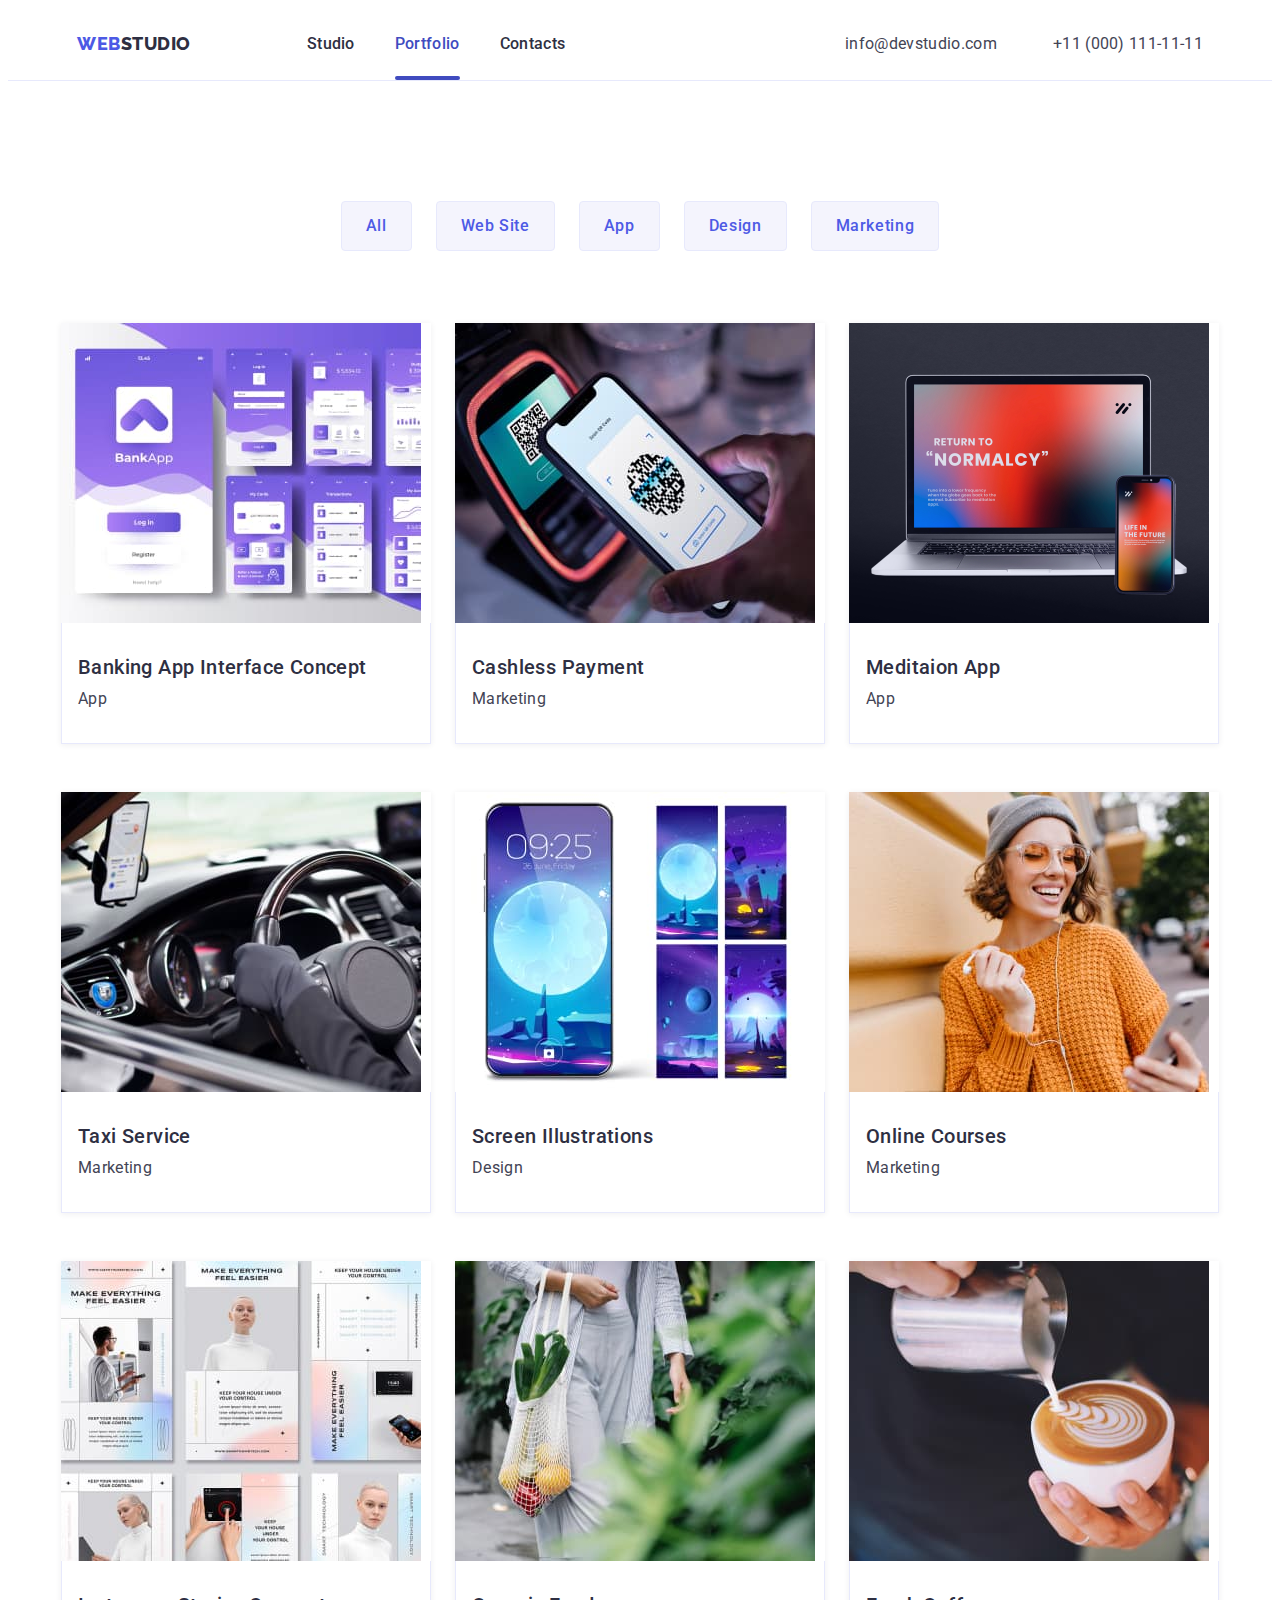
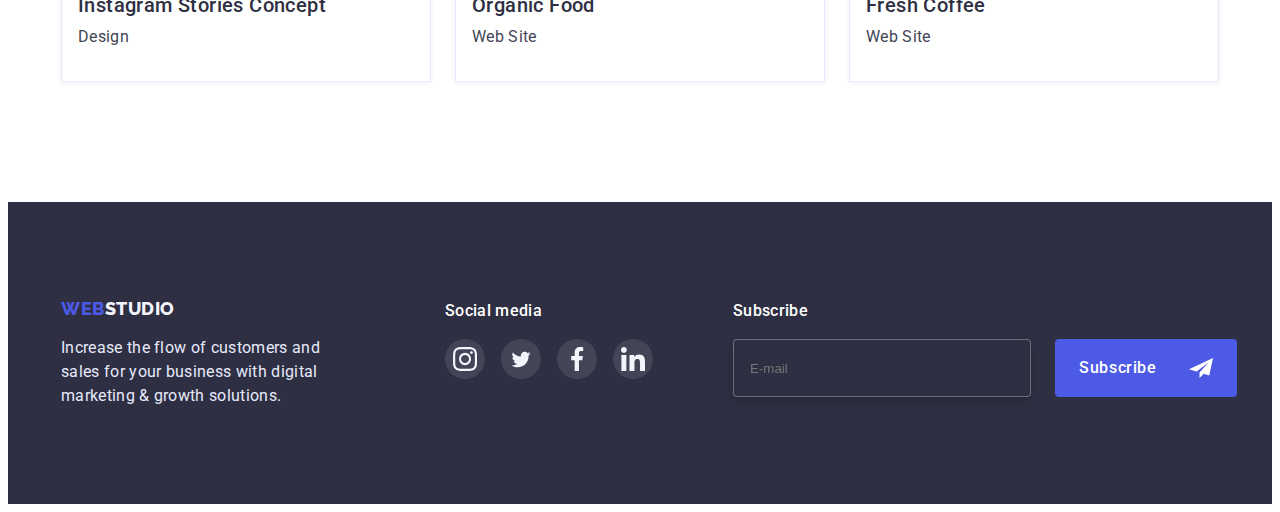
<file: portfolio.html>
<!DOCTYPE html>
<html lang="en">
  <head>
    <meta charset="UTF-8" />
    <meta http-equiv="X-UA-Compatible" content="IE=edge" />
    <meta name="viewport" content="width=device-width, initial-scale=1.0" />
    <link
      rel="stylesheet"
      href="https://cdnjs.cloudflare.com/ajax/libs/modern-normalize/1.1.0/modern-normalize.min.css"
      integrity="sha512-wpPYUAdjBVSE4KJnH1VR1HeZfpl1ub8YT/NKx4PuQ5NmX2tKuGu6U/JRp5y+Y8XG2tV+wKQpNHVUX03MfMFn9Q=="
      crossorigin="anonymous"
      referrerpolicy="no-referrer"
    />
    <link rel="preconnect" href="https://fonts.googleapis.com" />
    <link rel="preconnect" href="https://fonts.gstatic.com" crossorigin />
    <link
      href="https://fonts.googleapis.com/css2?family=Raleway:wght@800&family=Roboto:wght@400;500;700;900&display=swap"
      rel="stylesheet"
    />
    <link rel="stylesheet" href="./style/style.css" />
    <title>Document</title>
  </head>
  <body>
    <header class="header">
      <div class="container">
        <div class="container-header hedr">
          <nav class="header-nav">
            <a href="./index.html" class="logo-header"
              ><span class="logo-header-web">Web</span>Studio</a
            >
            <ul class="list-header">
              <li class="nav-list">
                <a href="./index.html" class="item-nav">Studio</a>
              </li>
              <li class="nav-list">
                <a href="./portfolio.html" class="item-nav underline"
                  >Portfolio</a
                >
              </li>
              <li class="nav-list">
                <a href="" class="item-nav">Contacts</a>
              </li>
            </ul>
          </nav>
          <address>
            <ul class="addres-header">
              <li>
                <a href="mailto:info@devstudio.com" class="tel-mail mal"
                  >info@devstudio.com</a
                >
              </li>
              <li>
                <a href="tel:+110001111111" class="tel-mail"
                  >+11 (000) 111-11-11</a
                >
              </li>
            </ul>
          </address>
        </div>
      </div>
    </header>
    <main>
      <section class="section abt">
        <div class="container">
          <h2 class="visually-hidden">Buttons</h2>
          <ul class="list-portfolio">
            <li><button type="button" class="potfolio-button">All</button></li>
            <li>
              <button type="button" class="potfolio-button">Web Site</button>
            </li>
            <li><button type="button" class="potfolio-button">App</button></li>
            <li>
              <button type="button" class="potfolio-button">Design</button>
            </li>
            <li>
              <button type="button" class="potfolio-button">Marketing</button>
            </li>
          </ul>
          <h1 class="visually-hidden">Portfolio</h1>
          <ul class="photo-about">
            <li class="portfolio-item">
              <a href="#" class="portfolio-link">
                <div class="portfolio-show">
                  <img
                    src="./images/Portfolio/banking-app.jpg"
                    alt="Banking App"
                    width="360"
                    height="300"
                  />
                  <div class="portfolio-hide">
                    <p>
                      14 Stylish and User-Friendly App Design Concepts · Task
                      Manager App · Calorie Tracker App · Exotic Fruit Ecommerce
                      App · Cloud Storage App
                    </p>
                  </div>
                </div>
                <div class="portfolio-content">
                  <h3 class="title-porfolio">Banking App Interface Concept</h3>
                  <p class="portfolio-sub">App</p>
                </div>
              </a>
            </li>
            <li class="portfolio-item">
              <a href="#" class="portfolio-link">
                <div class="portfolio-show">
                  <img
                    src="./images/Portfolio/cashless-pay.jpg"
                    alt="Cashless Payment"
                    width="360"
                    height="300"
                  />
                  <div class="portfolio-hide">
                    <p>
                      14 Stylish and User-Friendly App Design Concepts · Task
                      Manager App · Calorie Tracker App · Exotic Fruit Ecommerce
                      App · Cloud Storage App
                    </p>
                  </div>
                </div>
                <div class="portfolio-content">
                  <h3 class="title-porfolio">Cashless Payment</h3>
                  <p class="portfolio-sub">Marketing</p>
                </div>
              </a>
            </li>
            <li class="portfolio-item">
              <a href="#" class="portfolio-link">
                <div class="portfolio-show">
                  <img
                    src="./images/Portfolio/mediataion-app.jpg"
                    alt="Macbook"
                    width="360"
                    height="300"
                  />
                  <div class="portfolio-hide">
                    <p>
                      14 Stylish and User-Friendly App Design Concepts · Task
                      Manager App · Calorie Tracker App · Exotic Fruit Ecommerce
                      App · Cloud Storage App
                    </p>
                  </div>
                </div>
                <div class="portfolio-content">
                  <h3 class="title-porfolio">Meditaion App</h3>
                  <p class="portfolio-sub">App</p>
                </div>
              </a>
            </li>
            <li class="portfolio-item">
              <a href="#" class="portfolio-link">
                <div class="portfolio-show">
                  <img
                    src="./images/Portfolio/taxi-service.jpg"
                    alt="Taxi"
                    width="360"
                    height="300"
                  />
                  <div class="portfolio-hide">
                    <p>
                      14 Stylish and User-Friendly App Design Concepts · Task
                      Manager App · Calorie Tracker App · Exotic Fruit Ecommerce
                      App · Cloud Storage App
                    </p>
                  </div>
                </div>
                <div class="portfolio-content">
                  <h3 class="title-porfolio">Taxi Service</h3>
                  <p class="portfolio-sub">Marketing</p>
                </div>
              </a>
            </li>
            <li class="portfolio-item">
              <a href="#" class="portfolio-link">
                <div class="portfolio-show">
                  <img
                    src="./images/Portfolio/screen-ill.jpg"
                    alt="Lockscreen"
                    width="360"
                    height="300"
                  />
                  <div class="portfolio-hide">
                    <p>
                      14 Stylish and User-Friendly App Design Concepts · Task
                      Manager App · Calorie Tracker App · Exotic Fruit Ecommerce
                      App · Cloud Storage App
                    </p>
                  </div>
                </div>
                <div class="portfolio-content">
                  <h3 class="title-porfolio">Screen Illustrations</h3>
                  <p class="portfolio-sub">Design</p>
                </div>
              </a>
            </li>
            <li class="portfolio-item">
              <a href="#" class="portfolio-link">
                <div class="portfolio-show">
                  <img
                    src="./images/Portfolio/online-courses.jpg"
                    alt="Courses"
                    width="360"
                    height="300"
                  />
                  <div class="portfolio-hide">
                    <p>
                      14 Stylish and User-Friendly App Design Concepts · Task
                      Manager App · Calorie Tracker App · Exotic Fruit Ecommerce
                      App · Cloud Storage App
                    </p>
                  </div>
                </div>
                <div class="portfolio-content">
                  <h3 class="title-porfolio">Online Courses</h3>
                  <p class="portfolio-sub">Marketing</p>
                </div>
              </a>
            </li>
            <li class="portfolio-item">
              <a href="#" class="portfolio-link">
                <div class="portfolio-show">
                  <img
                    src="./images/Portfolio/intsgtam-stories.jpg"
                    alt="intsgtam stories"
                    width="360"
                    height="300"
                  />
                  <div class="portfolio-hide">
                    <p>
                      14 Stylish and User-Friendly App Design Concepts · Task
                      Manager App · Calorie Tracker App · Exotic Fruit Ecommerce
                      App · Cloud Storage App
                    </p>
                  </div>
                </div>
                <div class="portfolio-content">
                  <h3 class="title-porfolio">Instagram Stories Concept</h3>
                  <p class="portfolio-sub">Design</p>
                </div>
              </a>
            </li>
            <li class="portfolio-item">
              <a href="#" class="portfolio-link">
                <div class="portfolio-show">
                  <img
                    src="./images/Portfolio/organic-food.jpg"
                    alt="Food"
                    width="360"
                    height="300"
                  />
                  <div class="portfolio-hide">
                    <p>
                      14 Stylish and User-Friendly App Design Concepts · Task
                      Manager App · Calorie Tracker App · Exotic Fruit Ecommerce
                      App · Cloud Storage App
                    </p>
                  </div>
                </div>
                <div class="portfolio-content">
                  <h3 class="title-porfolio">Organic Food</h3>
                  <p class="portfolio-sub">Web Site</p>
                </div>
              </a>
            </li>
            <li class="portfolio-item">
              <a href="#" class="portfolio-link">
                <div class="portfolio-show">
                  <img
                    src="./images/Portfolio/fresh-coffe.jpg"
                    alt="Coffe"
                    width="360"
                    height="300"
                  />
                  <div class="portfolio-hide">
                    <p>
                      14 Stylish and User-Friendly App Design Concepts · Task
                      Manager App · Calorie Tracker App · Exotic Fruit Ecommerce
                      App · Cloud Storage App
                    </p>
                  </div>
                </div>
                <div class="portfolio-content">
                  <h3 class="title-porfolio">Fresh Coffee</h3>
                  <p class="portfolio-sub">Web Site</p>
                </div>
              </a>
            </li>
          </ul>
        </div>
      </section>
    </main>
    <footer class="footer">
      <div class="container footer-container">
        <div class="up-footer">
          <a href="./index.html" class="logo-footer"
            ><span class="logo-footer-foot">Web</span>Studio</a
          >
          <p class="footer-text">
            Increase the flow of customers and sales for your business with
            digital marketing & growth solutions.
          </p>
        </div>
        <div class="social-media-footer">
          <p class="footer-media">Social media</p>
          <ul class="footer-list">
            <li class="footer-item">
              <a href="#" class="footer-link">
                <svg class="footer-icon" width="24" height="24">
                  <use href="./images/symbols-defs.svg#icon-instagram"></use>
                </svg>
              </a>
            </li>
            <li class="footer-item">
              <a href="#" class="footer-link">
                <svg class="footer-icon" width="24" height="19">
                  <use href="./images/symbols-defs.svg#icon-twitter"></use>
                </svg>
              </a>
            </li>
            <li class="footer-item">
              <a href="#" class="footer-link">
                <svg class="footer-icon" width="24" height="24">
                  <use href="./images/symbols-defs.svg#icon-facebook"></use>
                </svg>
              </a>
            </li>
            <li class="footer-item">
              <a href="#" class="footer-link">
                <svg class="footer-icon" width="24" height="24">
                  <use href="./images/symbols-defs.svg#icon-linkedin"></use>
                </svg>
              </a>
            </li>
          </ul>
        </div>
        <div class="footer-container-form">
          <p class="text-footer">Subscribe</p>
          <form class="subscribe" autocomplete="on">
            <input type="email" class="input-footer" placeholder="E-mail" />
            <button type="submit" class="form-footer-button">
              Subscribe
              <svg class="subscribe-icon">
                <use href="./images/symbols-defs.svg#icon-telegram"></use>
              </svg>
            </button>
          </form>
        </div>
      </div>
      <div class="backdrop is-hidden" data-modal>
        <div class="modal">
          <form class="form">
            <p class="form-title">
              Leave your contacts and we will call you back
            </p>
            <label class="modal-form-item">
              <span class="modal-label-text label-name">Name</span>
              <input type="text" name="name" class="modal-input" />
              <svg class="modal-input-icon">
                <use href="./images/symbols-defs.svg#icon-person"></use>
              </svg>
            </label>
            <label class="modal-form-item">
              <span class="modal-label-text">Phone</span>
              <input type="tel" name="tel" class="modal-input" />
              <svg class="modal-input-icon">
                <use href="./images/symbols-defs.svg#icon-phone"></use>
              </svg>
            </label>
            <label class="modal-form-item">
              <span class="modal-label-text">Email</span>
              <input type="email" name="mail" class="modal-input" />
              <svg class="modal-input-icon">
                <use href="./images/symbols-defs.svg#icon-email"></use>
              </svg>
            </label>
            <label class="modal-form-item text-area">
              <span class="modal-label-text">Comment</span>
              <textarea
                name="comment"
                class="modal-input modal-textarea"
                placeholder="Text input"
              ></textarea>
            </label>
            <input
              type="checkbox"
              id="user-policy"
              class="modal-form-check visually-hidden"
              name="user-policy"
            />
            <label for="user-policy" class="modal-form-check-desk"
              >I accept the terms and conditions of the&nbsp;<a
                href="#"
                class="link-form"
              >
                Privacy Policy</a
              ></label
            >
            <button type="submit" class="button-form">Send</button>
          </form>
          <button class="modal-button" data-modal-close>
            <svg class="icon-modal">
              <use href="./images/symbols-defs.svg#icon-close"></use>
            </svg>
          </button>
        </div>
      </div>
    </footer>
  </body>
</html>
</file>
<file: style/style.css>
body {
  background-color: #fff;
  font-family: 'Roboto', sans-serif;
  font-weight: 400;
  font-style: normal;
  letter-spacing: 0.02em;
  line-height: 1.5;
  font-size: 16px;
}
:root {
  --primary-brand: #4d5ae5;
  --pressed-state: #404bbf;
  --dark: #2e2f42;
  --success: #31d0aa;
  --text: #434455;
  --subtle-text: #8e8f99;
  --accent: #e7e9fc;
  --light: #f4f4fd;
  --white: #ffffff;
  --main-gap: 24px;
  --second-gap: 48px;
}
h1,
h2,
h3,
h4,
h5,
h6,
p {
  margin: 0;
}
ul {
  margin: 0;
  padding: 0;
}
img {
  display: block;
  max-width: 100%;
  height: auto;
}
textarea {
  resize: none;
}
a,
li {
  list-style-type: none;
  text-decoration: none;
}
.section {
  padding-top: 96px;
  padding-bottom: 96px;
}
.title {
  margin-bottom: 72px;
}
.header {
  border-bottom: 1px solid #e7e9fc;
}
.abt {
  padding-top: 96px;
}
.container {
  max-width: 428px;
  padding-left: 16px;
  padding-right: 16px;
  margin-left: auto;
  margin-right: auto;
}
@media screen and (min-width: 768px) {
  .container {
    max-width: 768px;
  }
}

@media screen and (min-width: 1200px) {
  .container {
    max-width: 1158px;
  }
  .section {
    padding-top: 120px;
    padding-bottom: 120px;
  }
}

.container-header {
}

.list-header {
  display: flex;
  flex-direction: column;
  gap: 40px;
}
.nav-list {
  position: relative;
}

.item-nav {
  position: relative;
  display: block;
  font-weight: 700;
  font-size: 36px;
  line-height: 40px;
  letter-spacing: 0.02em;
  text-transform: capitalize;
  color: var(--dark);
  transition: color 250ms cubic-bezier(0.4, 0, 0.2, 1);
}
.item-nav:active,
.item-nav:hover {
  color: var(--pressed-state);
}

.addres-header {
  display: flex;
  flex-direction: column;
  gap: 40px;
  margin-bottom: 48px;
}
.tel-mail {
  font-family: 'Roboto';
  font-style: normal;
  font-weight: 700;
  font-size: 36px;
  line-height: 40px;
  color: var(--pressed-state);
  text-transform: capitalize;
  color: #4d5ae5;
  transition: color 250ms cubic-bezier(0.4, 0, 0.2, 1);
}
.mal {
  font-weight: 500;
  font-size: 20px;
  line-height: 24px;
  letter-spacing: 0.02em;
  color: #434455;
  text-transform: none;
}
.underline {
  color: var(--pressed-state);
}

.header-nav {
}
.logo-header {
  display: block;
  padding-top: 24px;
  padding-bottom: 24px;
  font-family: 'Raleway';
  font-weight: 800;
  font-size: 18px;
  letter-spacing: 0.03em;
  text-transform: uppercase;
  color: var(--dark);
}
.logo-header-web {
  color: var(--primary-brand);
}

.hero-title {
  font-weight: 700;
  font-size: 36px;
  line-height: 40px;
  text-align: center;
  letter-spacing: 0.02em;
  text-transform: capitalize;
  color: var(--white);

  margin-bottom: 72px;
}
.hero {
  background-image: linear-gradient(
      rgba(46, 47, 66, 0.7),
      rgba(46, 47, 66, 0.7)
    ),
    url(../images/mobile.jpg);
  padding: 112px 0;
  background-color: var(--dark);
  text-align: center;
  background-position: center;
  background-repeat: no-repeat;
  background-size: cover;
  margin: 0 auto;
}

@media (min-device-pixel-ratio: 2),
  (min-resolution: 192dpi),
  (min-resolution: 2dppx) {
  .hero {
    background-image: linear-gradient(
        rgba(46, 47, 66, 0.7),
        rgba(46, 47, 66, 0.7)
      ),
      url(../images/mobile.jpg);
  }
}

/* .hero-container {
  width: 496px;
} */

.button-hero {
  font-weight: 500;
  align-items: center;
  letter-spacing: 0.04em;
  color: var(--white);
  padding: 16px 32px;
  background: var(--primary-brand);
  box-shadow: 0px 4px 4px rgba(0, 0, 0, 0.15);
  border-radius: 4px;
  border: 0;
  transition: background-color 250ms cubic-bezier(0.4, 0, 0.2, 1);
}
.button-hero:hover,
.button-hero:focus {
  background-color: var(--pressed-state);
  box-shadow: 0px 4px 4px rgba(0, 0, 0, 0.15);
}
.list-about {
  display: flex;
  flex-wrap: wrap;
  row-gap: 72px;
}
.about-us-title {
  margin-bottom: 8px;
  color: var(--dark);
  text-align: center;
  font-weight: 700;
  font-size: 36px;
  line-height: 40px;
}

.about-us-text {
  font-size: 16px;
  font-weight: 500;

  line-height: 24px;
}

.text {
  margin-bottom: 0;
}
.about-us-container {
  display: none;
  height: 122px;
  margin-bottom: 8px;
  background: #f4f4fd;
  border-radius: 4px;
}
.about-us-icon {
}
.what-title {
  font-weight: 700;
  font-size: 36px;
  line-height: 1.11;
  text-align: center;
  text-transform: capitalize;
  color: var(--dark);
}
.our-title {
  font-weight: 700;
  font-size: 36px;
  line-height: 1.11;
  text-align: center;
  text-transform: capitalize;
  color: var(--dark);
}
.team {
  background: #f4f4fd;
}
.out-team-content {
  text-align: center;
  padding-top: 32px;
  padding-bottom: 32px;
}

.photo-employees {
  text-align: center;
}

.what {
  display: flex;
  padding-top: 0px;
  display: none;
}
.employees {
  margin-bottom: 8px;
  font-weight: 500;
  font-size: 20px;
  color: var(--dark);
}
.team-socials-container {
  display: flex;
  justify-content: center;
  align-items: center;
  padding: 0px;
  gap: 24px;
}
.team-socials-item {
  width: 40px;
  height: 40px;
}
.team-socials-link {
  display: flex;
  align-items: center;
  justify-content: center;
  width: 100%;
  height: 100%;
  transition: background-color 250ms cubic-bezier(0.4, 0, 0.2, 1);
  background: #4d5ae5;
  border-radius: 50%;
  fill: var(--light);
}
.customers-title {
  margin-bottom: 72px;
  text-align: center;
  font-weight: 700;
  font-size: 36px;
  line-height: 1.11;
  text-align: center;
  text-transform: capitalize;
  color: var(--dark);
}
.customers-list {
  display: flex;
  flex-wrap: wrap;
  justify-content: center;
  column-gap: 16px;
  row-gap: 72px;
}
.customers-item {
  width: 190px;
  height: 88px;
}
.customers-link {
  display: flex;
  align-items: center;
  justify-content: center;
  width: 100%;
  height: 100%;
  transition: border-color 250ms cubic-bezier(0.4, 0, 0.2, 1),
    fill 250ms cubic-bezier(0.4, 0, 0.2, 1);
  fill: var(--subtle-text);
  border: 1px solid var(--subtle-text);
  border-radius: 4px;
}
.customers-icon {
  width: 104px;
  height: 56px;
}
.customers-box {
  border: 1px solid #8e8f99;
  border-radius: 4px;
}
.team-socials-link:hover {
  background: #404bbf;
}
.team-socials-link:focus {
  background: #404bbf;
  border-color: var(--pressed-state);
}

.customers-link:hover,
.customers-link:focus {
  border-color: var(--pressed-state);
  fill: var(--pressed-state);
}
.our-team {
  display: flex;
  flex-wrap: wrap;
  justify-content: center;
  row-gap: 72px;
}

.team-list {
  width: 264px;
  background-color: var(--white);
  box-shadow: 0px 1px 6px rgba(46, 47, 66, 0.08),
    0px 1px 1px rgba(46, 47, 66, 0.16), 0px 2px 1px rgba(46, 47, 66, 0.08);
  border-radius: 0px 0px 4px 4px;
}
.work {
  margin-bottom: 8px;
  color: var(--dark);
}
.footer-text {
  font-size: 16px;
  line-height: 24px;
  letter-spacing: 0.02em;
  color: var(--accent);
  width: 264px;
  text-align: left;
  margin-bottom: 72px;
}
.footer {
  padding-top: 97px;
  padding-bottom: 96px;
  background: var(--dark);
}
.logo-footer-foot {
  font-family: 'Raleway';
  font-weight: 800;
  font-size: 18px;
  line-height: 1.16;
  display: flex;
  align-items: center;
  letter-spacing: 0.03em;
  text-transform: uppercase;
  color: var(--primary-brand);
}

.logo-footer {
  margin-bottom: 16px;
  font-family: 'Raleway';
  font-weight: 800;
  font-size: 18px;
  line-height: 1.16;
  display: flex;
  flex-wrap: wrap;
  justify-content: center;
  align-items: center;
  text-align: center;
  letter-spacing: 0.03em;
  text-transform: uppercase;
  color: var(--light);
}
.footer-list {
  display: flex;
  gap: 16px;
}
.footer-item {
  width: 40px;
  height: 40px;
}
.footer-link {
  display: flex;
  justify-content: center;
  align-items: center;
  width: 100%;
  height: 100%;
  fill: var(--light);
  background-color: rgba(255, 255, 255, 0.1);
  border-radius: 50%;
  transition: background-color 250ms cubic-bezier(0.4, 0, 0.2, 1);
}
.input-footer {
  color: #fff;
}
.footer-container {
  display: flex;
  flex-wrap: wrap;
  justify-content: center;
}
.social-media-footer {
  margin-bottom: 72px;
}

@media screen and(max-width: 428px) {
  .input-footer {
    width: 100px;
  }
}

.footer-media {
  text-align: center;
  font-weight: 500;
  font-size: 16px;
  line-height: 24px;
  letter-spacing: 0.02em;
  color: var(--white);
  margin-bottom: 16px;
}
.input-footer {
  border: 1px solid rgba(255, 255, 255, 0.3);
  filter: drop-shadow(0px 4px 4px rgba(0, 0, 0, 0.15));
  border-radius: 4px;
  background-color: var(--dark);
  height: 40px;
  width: 396px;

  padding: 8px 16px;
  margin-bottom: 16px;
}

@media screen and (max-width: 428px) {
  .input-footer {
    width: 100%;
  }
}
.footer-link:hover,
.footer-link:focus {
  background-color: #31d0aa;
}

.subscribe {
  gap: 24px;
}

.text-footer {
  text-align: center;
  font-weight: 500;
  font-size: 16px;
  line-height: 24px;
  letter-spacing: 0.02em;
  color: var(--white);
  margin-bottom: 16px;
}

.form-footer-button {
  margin-left: auto;
  margin-right: auto;
  display: flex;
  justify-content: center;
  align-items: center;
  font-weight: 500;
  font-size: 16px;
  line-height: 24px;
  text-align: center;
  letter-spacing: 0.04em;
  color: var(--white);
  padding: 8px 24px;
  gap: 16px;
  background-color: var(--primary-brand);
  border-radius: 4px;
  border: none;
  transition: background-color 250ms cubic-bezier(0.4, 0, 0.2, 1),
    box-shadow 250ms cubic-bezier(0.4, 0, 0.2, 1),
    color 250ms cubic-bezier(0.4, 0, 0.2, 1),
    border-color 250ms cubic-bezier(0.4, 0, 0.2, 1);
}

.form-footer-button:hover {
  box-shadow: 0px 3px 1px rgba(0, 0, 0, 0.1), 0px 2px 1px rgba(0, 0, 0, 0.08),
    0px 2px 2px rgba(0, 0, 0, 0.12);
  background-color: var(--pressed-state);
  color: var(--light);
  border-color: var(--pressed-state);
}
.form-footer-button:focus {
  box-shadow: 0px 3px 1px rgba(0, 0, 0, 0.1), 0px 2px 1px rgba(0, 0, 0, 0.08),
    0px 2px 2px rgba(0, 0, 0, 0.12);
  background-color: var(--pressed-state);
  color: var(--light);
  border-color: var(--pressed-state);
}

.subscribe-icon {
  width: 24px;
  height: 24px;
  margin-left: 16px;
}

.visually-hidden {
  position: absolute;
  width: 1px;
  height: 1px;
  margin: -1px;
  border: 0;
  padding: 0;
  white-space: nowrap;
  clip-path: inset(100%);
  clip: rect(0 0 0 0);
  overflow: hidden;
}
.item-nav:active {
  color: var(--pressed-state);
}
button {
  cursor: pointer;
}

button:focus {
  background-color: var(--pressed-state);
}
button {
  font-family: inherit;
}
.list-portfolio {
  margin-bottom: 72px;
  display: flex;
  flex-direction: row;
  gap: 24px;
  justify-content: center;
}
.potfolio-button {
  justify-content: center;
  padding: 12px 24px;
  background-color: var(--light);
  border: 1px solid var(--accent);
  border-radius: 4px;
  font-weight: 500;
  font-size: 16px;
  line-height: 24px;
  text-align: center;
  letter-spacing: 0.04em;
  color: var(--primary-brand);
  transition: background-color 250ms cubic-bezier(0.4, 0, 0.2, 1),
    box-shadow 250ms cubic-bezier(0.4, 0, 0.2, 1),
    color 250ms cubic-bezier(0.4, 0, 0.2, 1),
    border-color 250ms cubic-bezier(0.4, 0, 0.2, 1);
}

.title-porfolio {
  margin-bottom: 8px;
  font-weight: 500;
  font-size: 20px;
  line-height: 1.2;
  letter-spacing: 0.02em;
  color: #2e2f42;
}
.portfolio-sub {
  color: #434455;
}
.portfolio-item {
  color: #434455;
}

.portfolio-content {
  padding-left: 16px;
  padding-top: 32px;
  padding-bottom: 32px;
  background: #ffffff;
  border: 1px solid #e7e9fc;
  border-top: none;
  padding: 32px 16px;
}
.portfolio-show {
  position: relative;
  overflow: hidden;
}

.portfolio-hide {
  background: #4d5ae5;
  width: 100%;
  height: 100%;
  position: absolute;
  top: 0;
  left: 0;
  display: flex;
  transform: translateY(100%);
  transition: transform 250ms cubic-bezier(0.4, 0, 0.2, 1);
  color: var(--light);
  font-size: 16px;
  line-height: 24px;
  letter-spacing: 0.02em;
  padding-top: 40px;
  padding-left: 32px;
  padding-right: 32px;
}
.portfolio-link:hover .portfolio-hide,
.portfolio-link:focus .portfolio-hide {
  transform: translateY(0%);
}
.portfolio-link {
  display: block;
  text-decoration: none;
  box-shadow: 0px 1px 6px rgba(46, 47, 66, 0.08);
  background-color: var(--white);

  transition: background-color 250ms cubic-bezier(0.4, 0, 0.2, 1);
}

.portfolio-link:hover {
  box-shadow: 0px 1px 6px rgba(46, 47, 66, 0.08),
    0px 1px 1px rgba(46, 47, 66, 0.16), 0px 2px 1px rgba(46, 47, 66, 0.08);
}
.item-nav:hover {
  color: var(--pressed-state);
}
.item-nav:focus {
  color: var(--pressed-state);
}

.potfolio-button:hover {
  box-shadow: 0px 3px 1px rgba(0, 0, 0, 0.1), 0px 2px 1px rgba(0, 0, 0, 0.08),
    0px 2px 2px rgba(0, 0, 0, 0.12);
  background-color: var(--pressed-state);
  color: var(--light);
  border-color: var(--pressed-state);
}
.potfolio-button:focus {
  box-shadow: 0px 3px 1px rgba(0, 0, 0, 0.1), 0px 2px 1px rgba(0, 0, 0, 0.08),
    0px 2px 2px rgba(0, 0, 0, 0.12);
  background-color: var(--pressed-state);
  color: var(--light);
}
.mal:hover {
  color: var(--pressed-state);
}
.mal:focus {
  color: var(--pressed-state);
}

.backdrop.is-hidden {
  opacity: 0;
  pointer-events: none;
}
.backdrop.is-hidden .modal {
  transform: translate(-50%, -50%) scale(0.4);
}

.backdrop {
  position: fixed;
  top: 0;
  left: 0;
  width: 100%;
  height: 100%;
  visibility: visible;
  padding: 16px;

  background-color: rgba(46, 47, 66, 0.4);
  transition: opacity 250ms cubic-bezier(0.4, 0, 0.2, 1);
}
.modal {
  position: absolute;
  top: 50%;
  left: 50%;
  padding: 72px 24px;
  padding-bottom: 24px;
  visibility: visible;
  width: 90vw;

  background: #fcfcfc;
  box-shadow: 0px 1px 1px rgba(0, 0, 0, 0.14), 0px 1px 3px rgba(0, 0, 0, 0.12),
    0px 2px 1px rgba(0, 0, 0, 0.2);
  border-radius: 4px;
  transform: translate(-50%, -50%) scale(1);
  transition: transform 250ms cubic-bezier(0.4, 0, 0.2, 1);
}
@media screen and (min-width: 428px) {
  .modal {
    width: 392px;
  }
}
.modal-button {
  display: flex;
  align-items: center;

  justify-content: center;
  position: absolute;
  top: 24px;
  right: 24px;
  width: 24px;
  height: 24px;
  border-radius: 50%;
  transition: background-color 250ms cubic-bezier(0.4, 0, 0.2, 1);
  background: #e7e9fc;
  border: 1px solid rgba(0, 0, 0, 0.1);
  cursor: pointer;
}
.icon-modal {
  height: 8px;
  width: 8px;
}
.modal-button:hover,
.modal-button:focus {
  background-color: #404bbf;
  fill: #ffffff;
}

.form {
  display: flex;
  flex-direction: column;
  position: relative;
}

.form-title {
  display: inline-block;
  font-weight: 500;
  font-size: 16px;
  line-height: 24px;
  text-align: center;
  letter-spacing: 0.02em;
  color: var(--dark);

  margin-bottom: 16px;
}
.modal-form-item {
  position: relative;
  display: block;
  margin-bottom: 8px;
}

.modal-form-item:last-child {
  padding-left: 16px;
}

.modal-label-text {
  display: block;
  font-size: 12px;
  line-height: 14px;
  letter-spacing: 0.01em;
  color: var(--subtle-text);
  margin-bottom: 4px;
}

.label-name {
  line-height: 16px;
  letter-spacing: 0.04em;
}

.modal-input {
  border: 1px solid rgba(33, 33, 33, 0.2);
  border-radius: 4px;
  width: 100%;
  height: 40px;

  font-size: 14px;
  line-height: 16px;
  letter-spacing: 0.04em;

  padding: 8px 16px;
  padding-left: 38px;
  transition: border-color 250ms cubic-bezier(0.4, 0, 0.2, 1);
}

.modal-input:last-child {
  padding-left: 16px;
}
.modal-input-icon {
  position: absolute;
  top: 50%;
  left: 16px;
  height: 18px;
  width: 18px;
  fill: var(--dark);
  transition: fill 250ms cubic-bezier(0.4, 0, 0.2, 1);
}
.modal-textarea {
  display: block;
  height: 120px;
}

.text-area {
  margin-bottom: 16px;
}

.modal-form-item textarea::placeholder {
  font-size: 12px;
  line-height: 16px;
  letter-spacing: 0.04em;
  color: rgba(117, 117, 117, 0.5);
}
.button-form {
  background: #4d5ae5;
  box-shadow: 0px 4px 4px rgba(0, 0, 0, 0.15);
  border-radius: 4px;
  margin-right: auto;
  margin-left: auto;
  padding: 16px 66px;
  border: 0;
  color: var(--light);
  transition: background-color 250ms cubic-bezier(0.4, 0, 0.2, 1),
    box-shadow 250ms cubic-bezier(0.4, 0, 0.2, 1),
    color 250ms cubic-bezier(0.4, 0, 0.2, 1);
  font-weight: 500;
  font-size: 16px;
  line-height: 1.5;
  letter-spacing: 0.04em;
}

.privacy-link {
  text-decoration: underline;
  color: #404bbf;
}

.modal-form-check-desk {
  display: flex;
  align-items: center;
  font-size: 12px;
  line-height: 14px;
  letter-spacing: 0.04em;
  color: #8e8f99;
  margin-bottom: 24px;
}

.link-form {
  text-decoration: underline;
}

.modal-form-check-desk::before {
  display: block;
  content: '';
  width: 16px;
  height: 16px;
  border: 1px solid #2e2f42;
  border-radius: 2px;
  margin-right: 8px;
  cursor: pointer;
  transition: background-color 250ms cubic-bezier(0.4, 0, 0.2, 1);
}

.modal-form-check:checked + .modal-form-check-desk::before {
  background-color: #404bbf;
  background-image: url(../images/check.svg);
  background-repeat: no-repeat;
  background-size: 10px 8px;
  background-position: center;
}
.modal-form-check:focus + .modal-form-check-desk::before {
  border-color: #404bbf;
}
.modal-form-check:hover + .modal-form-check-desk::before {
  border-color: #404bbf;
}

.modal-input:hover,
.modal-input:focus {
  border-color: #4d5ae5;
}

.modal-input:hover + .modal-input-icon {
  fill: #4d5ae5;
}
.modal-input:focus + .modal-input-icon {
  fill: #4d5ae5;
}
.button-form:hover,
.button-form:focus {
  box-shadow: 0px 3px 1px rgba(0, 0, 0, 0.1), 0px 2px 1px rgba(0, 0, 0, 0.08),
    0px 2px 2px rgba(0, 0, 0, 0.12);
  background-color: var(--pressed-state);
  color: var(--light);
}

/*---- MOBILE ------*/
.hamburger-menu {
  position: fixed;
  top: 0;
  left: 0;
  width: 100vw;
  height: 100vh;
  padding: 40px;
  padding-top: 80px;
  background-color: #ffffff;
  box-shadow: 0px 2px 1px rgba(46, 47, 66, 0.08),
    0px 1px 1px rgba(46, 47, 66, 0.16), 0px 1px 6px rgba(46, 47, 66, 0.08);
  z-index: 2;

  transform: translateY(-100%);
  transition: transform 250ms ease-in-out;
}

.hamburger-menu.is-open {
  transform: translate(0);
}
.open-hamburger .hamburger-menu {
  position: absolute;
  top: 16px;
  right: 16px;
  color: #fff;
}

.open-hamburger {
  display: block;
  padding-top: 24px;
  padding-bottom: 24px;
  border: none;
  background-color: transparent;
  outline: none;
  cursor: pointer;
}

.header-nav {
  display: flex;
  flex-direction: column;
  gap: 40px;
}
.hedr {
  display: flex;
  justify-content: space-between;
}

.nav-list {
  position: relative;
  display: block;
  font-weight: 700;
  font-size: 36px;
  line-height: 40px;
  letter-spacing: 0.02em;
  color: var(--dark);
  text-transform: capitalize;

  transform: color 250ms cubic-bezier(0.4, 0, 0.2, 1);
}

.icon-hamburger {
  display: block;
  stroke: #2e2f42;
  width: 32px;
  height: 22px;
}

.icon-close {
  width: 8px;
  height: 8px;
}
.hamburger-social-list {
  display: flex;
  gap: 56px;
}

.social-item {
  width: 40px;
  height: 40px;
}
.hamburger-social-icon {
  width: 24px;
  height: 24px;
}
.hamburger-link {
  display: flex;
  justify-content: center;
  align-items: center;
  width: 100%;
  height: 100%;
  background-color: var(--primary-brand);
  border-radius: 50%;
  fill: var(--light);
  background-color: var(--primary-brand);
}

.down-content {
  position: absolute;
  bottom: 40px;
  left: 40px;
  width: auto;
}

@media screen and (max-width: 1199px) {
  .header-desktop {
    display: none;
  }
}
@media screen and (max-width: 767px) {
  .header-tablet {
    display: none;
  }
}

/*------- TABLET -------*/

@media screen and (min-width: 768px) {
  .hero {
    background-image: linear-gradient(
        rgba(46, 47, 66, 0.7),
        rgba(46, 47, 66, 0.7)
      ),
      url(../images/tablet-728.jpg);
    padding-top: 112px;
    padding-bottom: 108px;
    background-size: cover;
  }
  .underline::after {
    position: absolute;
    content: '';
    background-color: var(--pressed-state);
    height: 4px;
    width: 100%;
    left: 0;
    bottom: 0;
    border-radius: 2px;
  }
  .list-about {
    gap: 24px;
  }
  .about-us-title {
    text-align: left;
  }
  .about-us-item {
    display: block;
    width: 356px;
  }
  .about-us-text {
    font-weight: 500;
    font-size: 16px;
    line-height: 24px;
    letter-spacing: 0.02em;
  }
}

@media screen and (min-width: 768px) {
  .team {
    padding-bottom: 104px;
  }
  .our-team {
    column-gap: 24px;
    row-gap: 64px;
  }
}

@media screen and (min-width: 768px) {
  .title-hero {
    font-weight: 700;
    font-size: 56px;
    line-height: 60px;
    text-align: center;
    letter-spacing: 0.02em;
  }
  .customers-list {
    display: flex;
    flex-wrap: wrap;
    column-gap: 24px;
    row-gap: 72px;
  }
}

@media screen and (min-width: 768px) {
  .header-mobile {
    display: none;
  }
  .footer-container {
    justify-content: start;
    column-gap: 24px;
    padding-left: 108px;
  }
  .subscribe {
    display: flex;
  }
  .input-footer {
    width: 264px;
    margin: 0;
  }
  .logo-footer {
    justify-content: left;
  }
  .text-footer {
    text-align: left;
  }
  .footer-media {
    text-align: left;
  }
}
@media screen and (min-width: 768px) {
  .header-desktop {
    display: none;
  }
  .list-header {
    flex-direction: row;
  }
  .item-nav {
    font-weight: 500;
    font-size: 16px;
    line-height: 24px;
    padding-top: 24px;
    padding-bottom: 24px;
  }
  .tel-mail {
    padding-right: 16px;
    display: block;
    font-weight: 400;
    font-size: 12px;
    line-height: 16px;
    letter-spacing: 0.04em;
    text-transform: none;
    color: #434455;
  }
  .addres-header {
    gap: 4px;
    margin-bottom: 0;
    margin-top: 24px;
  }
  .nav-list {
    position: relative;
  }
  .underline::after {
    position: absolute;
    display: block;
    content: '';
    background-color: var(--pressed-state);
    height: 4px;
    width: 100%;
    left: 0;
    bottom: 0;
    border-radius: 2px;
  }
  .logo-header {
    padding-left: 16px;
  }
}
@media screen and (min-width: 768px) and (max-width: 1200px) {
  @media (min-device-pixel-ratio: 2),
    (-webkit-min-device-pixel-ratio: 2),
    (-o-min-device-pixel-ratio: 2/1),
    (min-resolution: 192dpi),
    (min-resolution: 2dppx) {
    .hero {
      background-image: linear-gradient(
          rgba(46, 47, 66, 0.7),
          rgba(46, 47, 66, 0.7)
        ),
        url('../images/tablet.jpg');
    }
  }
}

/*---------DESKTOP----------*/
@media screen and (min-width: 1200px) {
  .hero {
    background-image: linear-gradient(
        rgba(46, 47, 66, 0.7),
        rgba(46, 47, 66, 0.7)
      ),
      url(../images/pc-1200.jpg);
    padding: 188px 0;
    background-size: cover;
    max-width: 1440px;
  }
  @media (min-device-pixel-ratio: 2),
    (-webkit-min-device-pixel-ratio: 2),
    (-o-min-device-pixel-ratio: 2/1),
    (min-resolution: 192dpi),
    (min-resolution: 2dppx) {
    .hero {
      background-image: linear-gradient(
          rgba(46, 47, 66, 0.7),
          rgba(46, 47, 66, 0.7)
        ),
        url('../images/desktop.jpg');
    }
  }

  .header-tablet {
    display: none;
  }
}
@media screen and (min-width: 1200px) {
  .hero-title {
    ont-weight: 700;
    font-size: 56px;
    line-height: 60px;
    text-align: center;
    letter-spacing: 0.02em;
    color: #ffffff;
  }
  .underline::after {
    position: absolute;
    content: '';
    background-color: var(--pressed-state);
    height: 4px;
    width: 100%;
    left: 0;
    bottom: 0;
    border-radius: 2px;
  }

  .header-desktop {
    display: flex;
    justify-content: space-between;
  }
  .header-nav {
    display: flex;
    flex-direction: row;
  }
  .addres-header {
    flex-direction: row;
    gap: 40px;
  }
  .tel-mail {
    font-weight: 400;
    font-size: 16px;
    line-height: 24px;
    letter-spacing: 0.02em;

    color: #434455;
  }
  .mail:hover,
  .mail:focus {
    color: var(--pressed-state);
  }
  .underline {
    color: var(--pressed-state);
  }
}
@media screen and (min-width: 1200px) {
  .list-about {
    gap: 24px;
    flex-wrap: nowrap;
  }

  .about-us-item {
    width: 264px;
  }
  .logo-header {
    margin-right: 76px;
    line-height: 24px;
  }
  .about-us-container {
    display: flex;
    justify-content: center;
    align-items: center;
    background-color: var(--light);
    border-radius: 4px;
    width: 264px;
    height: 112px;
  }
  .about-us-icon {
    width: 64px;
    height: 64px;
  }
  .about-us-title {
    font-weight: 500;
    font-size: 20px;
    line-height: 24px;
    letter-spacing: 0.02em;
    color: #2e2f42;
    text-align: left;
  }
  .about-us-text {
    font-weight: 400;
  }
  .what {
    display: block;
  }
  .we-doing {
    display: flex;
    gap: 30px;
  }
  .list-about {
    display: flex;
    justify-content: center;
  }
  .customers-list {
    flex-wrap: nowrap;
  }
  .footer-container {
    display: flex;
    flex-direction: row;
    flex-wrap: nowrap;
    padding-left: 16px;
    gap: 0;
  }
  .footer-text {
    font-weight: 400;
    font-size: 16px;
    line-height: 24px;
    letter-spacing: 0.02em;
    margin: 0;
  }
  .up-footer {
    margin-right: 120px;
  }
  .our-team {
    flex-wrap: nowrap;
  }
  .social-media-footer {
    margin-right: 80px;
    margin-bottom: 0;
  }
  .title {
    font-weight: 700;
    font-size: 36px;
    line-height: 40px;
    text-align: center;
    letter-spacing: 0.02em;
    text-transform: capitalize;

    color: #2e2f42;
  }
  .photo-about {
    display: flex;
    flex-wrap: wrap;
    row-gap: 48px;
    column-gap: 24px;
  }
  .portfolio-item {
    width: calc((100% - 48px) / 3);
  }
}
</file>
